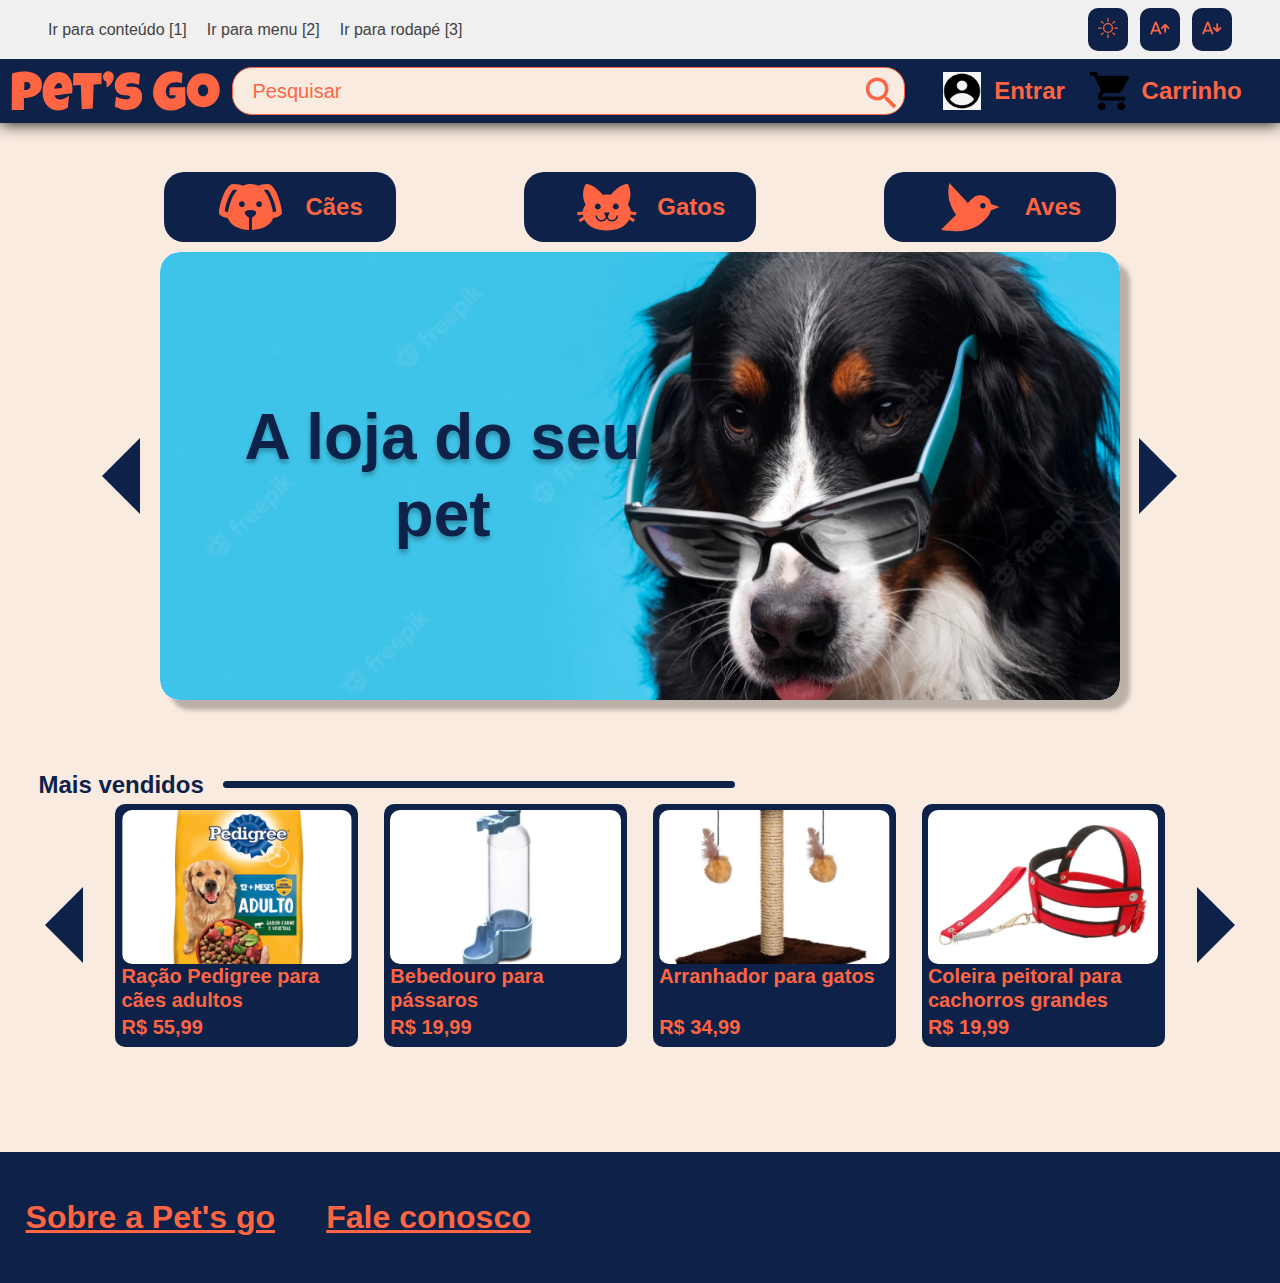
<file: index.html>
<!DOCTYPE html>
<html lang="pt-br">
  <head>
    <meta charset="UTF-8" />
    <meta http-equiv="X-UA-Compatible" content="IE=edge" />
    <meta name="viewport" content="width=device-width, initial-scale=1.0" />
    <link rel="stylesheet" href="./css/main.css" />
    <title>Pet Shop: Pet's Go, a loja do seu pet</title>
  </head>
  <body>
    <header class="header">
      <div class="top-bar">
        <div>
          <nav>
            <ul class="keyboard-nav">
              <li>
                <a
                  class="nav-link"
                  title="Ir para conteúdo [1]"
                  href="#main"
                  accesskey="1"
                  >Ir para conteúdo [1]</a
                >
              </li>
              <li>
                <a
                  class="nav-link"
                  title="Ir para menu [2]"
                  href="#navbar"
                  accesskey="2"
                  >Ir para menu [2]</a
                >
              </li>
              <li>
                <a
                  class="nav-link"
                  title="Ir para rodapé [3]"
                  href="#footer"
                  accesskey="3"
                  >Ir para rodapé [3]</a
                >
              </li>
            </ul>
          </nav>
        </div>
        <div>
          <div class="font-size-adjustment">
            <button id="contrast-button">
              <img
                src="img/sun.svg"
                alt="Sol não preenchido"
                height="20px"
                width="20px"
              />
            </button>
            <button id="font-size-increase">
              <img
                src="img/font-size-increase.svg"
                alt="Letra A maiúscula ao lado de seta para cima"
                height="20px"
                width="20px"
              />
            </button>
            <button id="font-size-decrease">
              <img
                src="img/font-size-decrease.svg"
                alt="Letra A maiúscula ao lado de seta para baixo"
                height="20px"
                width="20px"
              />
            </button>
          </div>
        </div>
      </div>
      <div class="nav-bar">
        <div class="logo">
          <img src="img/logo.svg" alt="Logo da Pet's Go" />
        </div>

        <div class="search-bar">
          <input type="text" placeholder="Pesquisar" class="font-size" />
          <button type="submit">
            <img src="img/magnifying-glass.svg" alt="Ícone de uma luneta" />
          </button>
        </div>

        <ul class="header-functions">
          <li>
            <button type="button" class="font-size">
              <img
                src="img/login.png"
                alt="Ícone de silhueta de uma pessoa"
                width="50px"
              />
              <p>Entrar</p>
            </button>
          </li>
          <li>
            <button type="button" class="font-size">
              <img src="img/cart.png" alt="Ícone de um carrinho" width="50px" />
              <p>Carrinho</p>
            </button>
          </li>
        </ul>
      </div>
    </header>

    <nav id="navbar" class="product-categories">
      <ul class="dropdown-list">
        <li
          id="dogs"
          class="dropdown-button font-size"
          tabindex="0"
          role="button"
          aria-pressed="false"
          aria-expanded="false"
        >
          <img src="img/dog.svg" alt="Ícone de rosto de um cachorro" />
          Cães
          <div id="dogs-dropdown" class="dropdown-menu" aria-hidden="true">
            <div class="arrow"></div>
            <ul class="dropdown-content font-size">
              <a tabindex="0">Petisco</a>
              <a tabindex="0">Brinquedo</a>
              <a tabindex="0">Ração</a>
              <a tabindex="0">Higiene</a>
              <a tabindex="0">Ambiente</a>
              <a tabindex="0">Acessório</a>
            </ul>
          </div>
        </li>
        <li
          id="cats"
          class="dropdown-button font-size"
          tabindex="0"
          role="button"
          aria-pressed="false"
          aria-expanded="false"
        >
          <img src="img/cat.svg" alt="Ícone de rosto de um gato" />
          Gatos
          <div id="cats-dropdown" class="dropdown-menu" aria-hidden="true">
            <div class="arrow"></div>
            <ul class="dropdown-content font-size">
              <a tabindex="0">Ração</a>
              <a tabindex="0">Petiscos</a>
              <a tabindex="0">Areias</a>
              <a tabindex="0">Arranhadores</a>
            </ul>
          </div>
        </li>
        <li
          id="birds"
          class="dropdown-button font-size"
          tabindex="0"
          role="button"
          aria-pressed="false"
          aria-expanded="false"
        >
          <img src="img/bird.svg" alt="Ícone de uma ave em perfil" />
          Aves
          <div id="birds-dropdown" class="dropdown-menu" aria-hidden="true">
            <div class="arrow"></div>
            <ul class="dropdown-content font-size">
              <a tabindex="0">Alimentação</a>
              <a tabindex="0">Gaiolas</a>
              <a tabindex="0">Brinquedos</a>
            </ul>
          </div>
        </li>
      </ul>
    </nav>

    <main id="main">
      <div id="presentation">
        <div id="presentation-left-arrow" class="arrow-button">
          <div class="arrow left" tabindex="0" role="button"></div>
        </div>
        <div id="presentation-content">
          <img
            src="img/banner-dog.png"
            alt="Imagem de um cachorro usando óculos"
            id="banner"
          />
          <p id="banner-text">
            A loja do seu<br />
            pet
          </p>
        </div>
        <div id="presentation-right-arrow" class="arrow-button">
          <div class="arrow right" tabindex="0" role="button"></div>
        </div>
      </div>
      <div id="carousel-title" class="font-size">
        Mais vendidos
        <div class="rounded-bar"></div>
      </div>
      <div id="carousel">
        <div id="carousel-left-arrow" class="arrow-button">
          <div class="arrow left" tabindex="0" role="button"></div>
        </div>
        <div id="carousel-content-wrapper">
          <div id="carousel-content">
            <a class="product-item" href="produto/racao-pedigree.html">
              <img
                src="img/dog-food.png"
                alt="Imagem de um pacote de ração de cachorro"
              />
              <p class="product-text font-size">
                Ração Pedigree para cães adultos
              </p>
              <p class="product-text font-size">R$ 55,99</p>
            </a>
            <div class="product-item" href="produto/racao-pedigree.html">
              <img
                src="img/bird-waterer.png"
                alt="Imagem de um bebedouro para pássaros azul claro"
              />
              <p class="product-text font-size">Bebedouro para pássaros</p>
              <p class="product-text font-size">R$ 19,99</p>
            </div>
            <div class="product-item" href="produto/racao-pedigree.html">
              <img
                src="img/cat-scratcher.png"
                alt="Imagem de um arranhador para gatos com bolas e penas"
              />
              <p class="product-text font-size">Arranhador para gatos</p>
              <p class="product-text font-size">R$ 34,99</p>
            </div>
            <div class="product-item" href="produto/racao-pedigree.html">
              <img
                src="img/dog-leash.png"
                alt="Imagem de uma coleira de cachorro de couro vermelho"
              />
              <p class="product-text font-size">
                Coleira peitoral para cachorros grandes
              </p>
              <p class="product-text font-size">R$ 19,99</p>
            </div>
            <div class="product-item" href="produto/racao-pedigree.html">
              <img
                src="img/bird-cage.png"
                alt="Imagem de uma gaiola para pássaros azul"
              />
              <p class="product-text font-size">Gaiola para calopsitas</p>
              <p class="product-text font-size">R$ 178,40</p>
            </div>
            <div class="product-item" href="produto/racao-pedigree.html">
              <img
                src="img/cat-food.png"
                alt="Imagem de um pacote de ração de gato"
              />
              <p class="product-text font-size">Ração para gatos castrados</p>
              <p class="product-text font-size">R$ 179,99</p>
            </div>
            <div class="product-item" href="produto/racao-pedigree.html">
              <img
                src="img/dog-ball.png"
                alt="Imagem de bolas coloridas para cachorro"
              />
              <p class="product-text font-size">Bola para cachorro</p>
              <p class="product-text font-size">R$ 5,99</p>
            </div>
            <div class="product-item-see-more">
              <div id="see-more">
                <img src="img/plus-sign.svg" alt="Sinal de mais" />
                <p class="font-size">Ver mais</p>
              </div>
            </div>
          </div>
        </div>
        <div id="carousel-right-arrow" class="arrow-button">
          <div class="arrow right" tabindex="0" role="button"></div>
        </div>
      </div>
    </main>

    <footer id="footer">
      <div id="about-us">
        <a class="font-size" tabindex="0">Sobre a Pet's go</a>
      </div>
      <div id="contact-us">
        <a class="font-size" tabindex="0">Fale conosco</a>
      </div>
    </footer>

    <script src="app.js"></script>
    <script src="fontSizeAdjustment.js"></script>
    <script src="contrast.js"></script>

    <div vw class="enabled">
      <div vw-access-button class="active"></div>
      <div vw-plugin-wrapper>
        <div class="vw-plugin-top-wrapper"></div>
      </div>
    </div>
    <script src="https://vlibras.gov.br/app/vlibras-plugin.js"></script>
    <script>
      new window.VLibras.Widget("https://vlibras.gov.br/app");
    </script>
  </body>
</html>
</file>
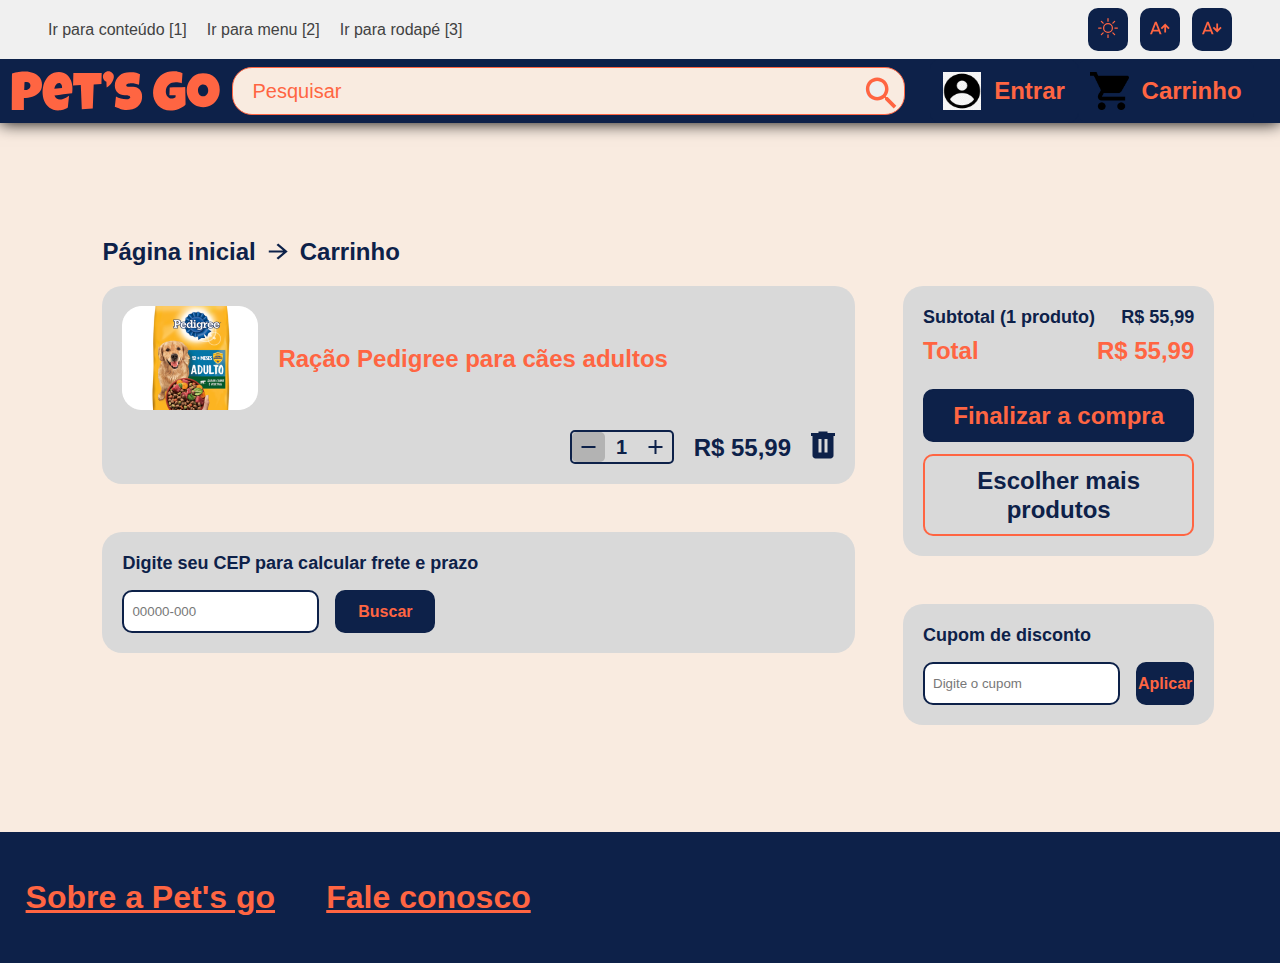
<file: cart.html>
<!DOCTYPE html>
<html lang="pt-br">
  <head>
    <meta charset="UTF-8" />
    <meta http-equiv="X-UA-Compatible" content="IE=edge" />
    <meta name="viewport" content="width=device-width, initial-scale=1.0" />
    <link rel="stylesheet" href="css/main.css" />
    <link rel="stylesheet" href="css/produto.css" />
    <link rel="stylesheet" href="css/cart.css" />
    <title>Carrinho | Pet's Go</title>
  </head>
  <body>
    <header class="header">
      <div class="top-bar">
        <div>
          <nav>
            <ul class="keyboard-nav">
              <li>
                <a
                  class="nav-link"
                  title="Ir para conteúdo [1]"
                  href="#main"
                  accesskey="1"
                  >Ir para conteúdo [1]</a
                >
              </li>
              <li>
                <a
                  class="nav-link"
                  title="Ir para menu [2]"
                  href="#navbar"
                  accesskey="2"
                  >Ir para menu [2]</a
                >
              </li>
              <li>
                <a
                  class="nav-link"
                  title="Ir para rodapé [3]"
                  href="#footer"
                  accesskey="3"
                  >Ir para rodapé [3]</a
                >
              </li>
            </ul>
          </nav>
        </div>
        <div>
          <div class="font-size-adjustment">
            <button id="contrast-button">
              <img
                src="img/sun.svg"
                alt="Sol não preenchido"
                height="20px"
                width="20px"
              />
            </button>
            <button id="font-size-increase">
              <img
                src="img/font-size-increase.svg"
                alt="Letra A maiúscula ao lado de seta para cima"
                height="20px"
                width="20px"
              />
            </button>
            <button id="font-size-decrease">
              <img
                src="img/font-size-decrease.svg"
                alt="Letra A maiúscula ao lado de seta para baixo"
                height="20px"
                width="20px"
              />
            </button>
          </div>
        </div>
      </div>
      <div class="nav-bar">
        <a class="logo" href="index.html">
          <img src="img/logo.svg" alt="Logo da Pet's Go" />
        </a>

        <div class="search-bar">
          <input type="text" placeholder="Pesquisar" class="font-size" />
          <button type="submit">
            <img src="img/magnifying-glass.svg" alt="Ícone de uma luneta" />
          </button>
        </div>

        <ul class="header-functions">
          <li>
            <button type="button" class="font-size">
              <img
                src="img/login.png"
                alt="Ícone de silhueta de uma pessoa"
                width="50px"
              />
              <p>Entrar</p>
            </button>
          </li>
          <li>
            <button type="button" class="font-size">
              <img src="img/cart.png" alt="Ícone de um carrinho" width="50px" />
              <p>Carrinho</p>
            </button>
          </li>
        </ul>
      </div>
    </header>

    <main id="main">
      <div class="site-map">
        <a class="font-size" href="index.html">Página inicial</a>
        <img src="img/arrow-right.svg" alt="Seta para a esquerda" />
        <a class="font-size" href="#">Carrinho</a>
      </div>

      <div class="content">
        <div>
          <div class="card product">
            <img
              src="img/dog-food-small.png"
              alt="Imagem de um pacote de ração de cachorro"
            />
            <h2 class="font-size">Ração Pedigree para cães adultos</h2>
            <div>
              <div class="plus-minus">
                <button disabled>
                  <img src="img/minus.svg" alt="Sinal de menos" />
                </button>
                <input
                  class="font-size"
                  type="number"
                  value="1"
                  min="1"
                  placeholder="#"
                  pattern="[0-9]*"
                  title="Quantidade do produto a ser adicionada ao carrinho"
                />
                <button><img src="img/plus.svg" alt="Sinal de mais" /></button>
              </div>
              <h4 class="font-size">R$ 55,99</h4>
              <button id="delete-button" title="Excluir">
                <img
                  src="img/trash-bin.svg"
                  alt="Ícone de lixeira"
                  width="24px"
                />
              </button>
            </div>
          </div>

          <div class="card look-up shipping">
            <label class="font-size" for="cep">
              Digite seu CEP para calcular frete e prazo
            </label>
            <div>
              <input
                name="cep"
                class="font-size"
                type="text"
                placeholder="00000-000"
                pattern="\d{5}-\d{3}"
              />
              <button class="main-button font-size">Buscar</button>
            </div>
          </div>
        </div>

        <div>
          <div class="card total-price">
            <div id="price-wrapper">
              <div class="price">
                <h4 class="font-size">Subtotal (1 produto)</h4>
                <h4 class="font-size">R$ 55,99</h4>
              </div>
              <div class="price">
                <h2 class="font-size">Total</h2>
                <h2 class="font-size">R$ 55,99</h2>
              </div>
            </div>
            <div class="button-stack">
              <a href="login.html">
                <button class="main-button font-size">
                  Finalizar a compra
                </button>
              </a>
              <a href="index.html">
                <button class="ghost-button font-size">
                  Escolher mais produtos
                </button>
              </a>
            </div>
          </div>

          <div class="card look-up discount">
            <label class="font-size" for="coupon">Cupom de disconto</label>
            <div>
              <input
                name="coupon"
                class="font-size"
                type="text"
                placeholder="Digite o cupom"
              />
              <button class="main-button font-size">Aplicar</button>
            </div>
          </div>
        </div>
      </div>
    </main>

    <footer id="footer">
      <div id="about-us">
        <a class="font-size" tabindex="0">Sobre a Pet's go</a>
      </div>
      <div id="contact-us">
        <a class="font-size" tabindex="0">Fale conosco</a>
      </div>
    </footer>
    
    <script src="increaseProductCount.js"></script>
    <script src="fontSizeAdjustment.js"></script>
    <script src="contrast.js"></script>

    <div vw class="enabled">
      <div vw-access-button class="active"></div>
      <div vw-plugin-wrapper>
        <div class="vw-plugin-top-wrapper"></div>
      </div>
    </div>
    <script src="https://vlibras.gov.br/app/vlibras-plugin.js"></script>
    <script>
      new window.VLibras.Widget("https://vlibras.gov.br/app");
    </script>
  </body>
</html>
</file>
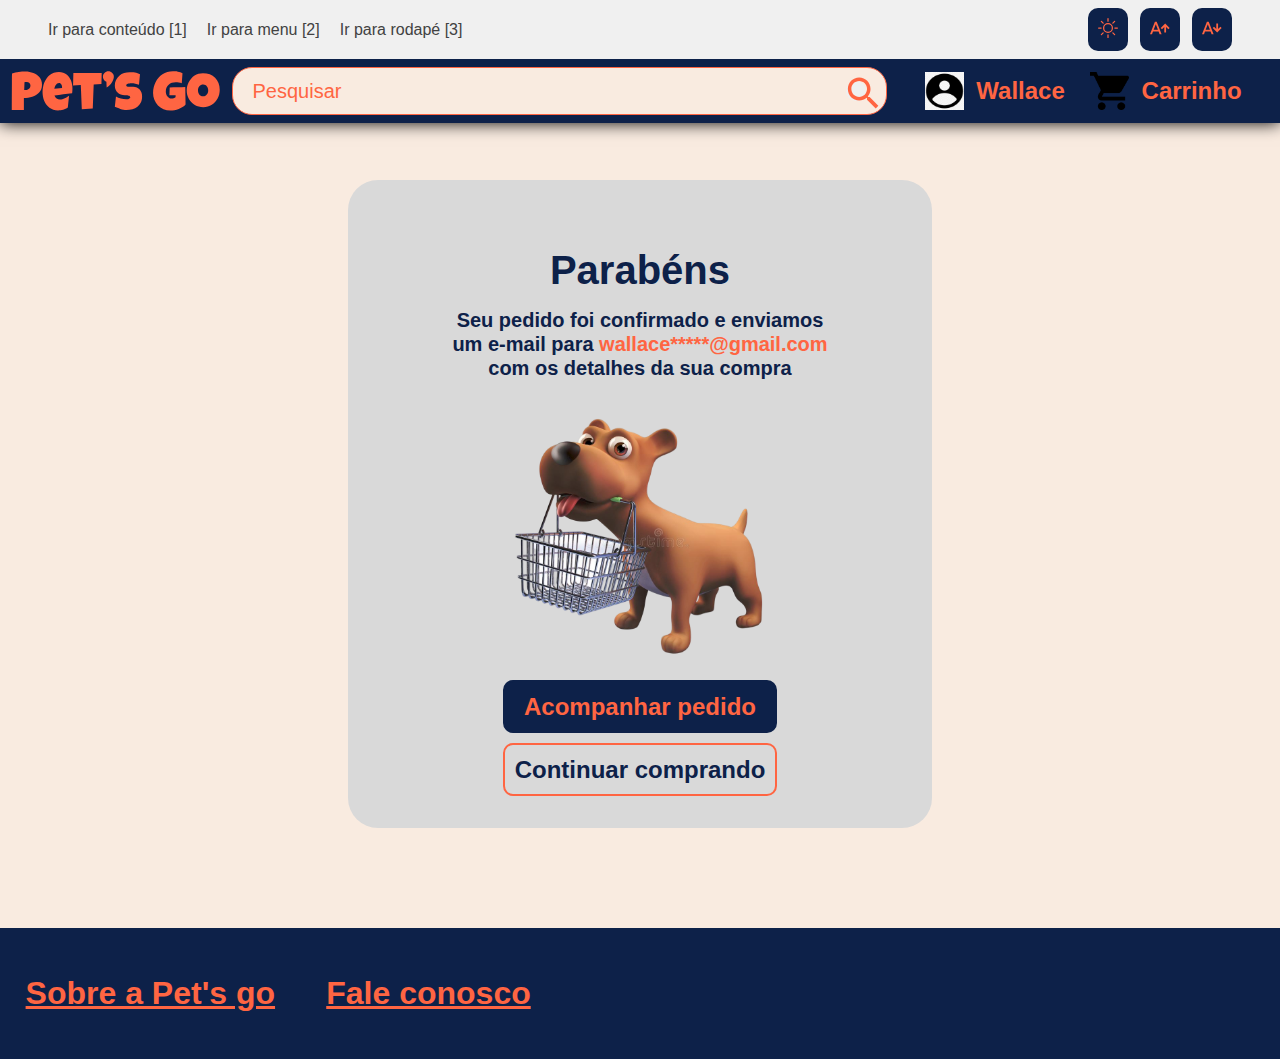
<file: finishedOrder.html>
<!DOCTYPE html>
<html lang="pt-br">
  <head>
    <meta charset="UTF-8" />
    <meta http-equiv="X-UA-Compatible" content="IE=edge" />
    <meta name="viewport" content="width=device-width, initial-scale=1.0" />
    <link rel="stylesheet" href="./css/main.css" />
    <link rel="stylesheet" href="css/finishedOrder.css" />

    <title>Pedido finalizado | Pet's Go</title>
  </head>
  <body>
    <header class="header">
      <div class="top-bar">
        <div>
          <nav>
            <ul class="keyboard-nav">
              <li>
                <a
                  class="nav-link"
                  title="Ir para conteúdo [1]"
                  href="#main"
                  accesskey="1"
                  >Ir para conteúdo [1]</a
                >
              </li>
              <li>
                <a
                  class="nav-link"
                  title="Ir para menu [2]"
                  href="#navbar"
                  accesskey="2"
                  >Ir para menu [2]</a
                >
              </li>
              <li>
                <a
                  class="nav-link"
                  title="Ir para rodapé [3]"
                  href="#footer"
                  accesskey="3"
                  >Ir para rodapé [3]</a
                >
              </li>
            </ul>
          </nav>
        </div>
        <div>
          <div class="font-size-adjustment">
            <button id="contrast-button">
              <img
                src="img/sun.svg"
                alt="Sol não preenchido"
                height="20px"
                width="20px"
              />
            </button>
            <button id="font-size-increase">
              <img
                src="img/font-size-increase.svg"
                alt="Letra A maiúscula ao lado de seta para cima"
                height="20px"
                width="20px"
              />
            </button>
            <button id="font-size-decrease">
              <img
                src="img/font-size-decrease.svg"
                alt="Letra A maiúscula ao lado de seta para baixo"
                height="20px"
                width="20px"
              />
            </button>
          </div>
        </div>
      </div>
      <div class="nav-bar">
        <a class="logo" href="index.html">
          <img src="img/logo.svg" alt="Logo da Pet's Go" />
        </a>

        <div class="search-bar">
          <input type="text" placeholder="Pesquisar" class="font-size" />
          <button type="submit">
            <img src="img/magnifying-glass.svg" alt="Ícone de uma luneta" />
          </button>
        </div>

        <ul class="header-functions">
          <li>
            <button type="button" class="font-size">
              <img
                src="img/login.png"
                alt="Ícone de silhueta de uma pessoa"
                width="50px"
              />
              <p class="font-size">Wallace</p>
            </button>
          </li>
          <li>
            <button type="button" class="font-size">
              <img src="img/cart.png" alt="Ícone de um carrinho" width="50px" />
              <p class="font-size">Carrinho</p>
            </button>
          </li>
        </ul>
      </div>
    </header>

    <main id="main">
      <div class="order">
        <p class="font-size" id="title">Parabéns</p>
        <div class="description font-size">
          Seu pedido foi confirmado e enviamos um e-mail para
          <font color="#FF6542">wallace*****@gmail.com</font> com os detalhes da
          sua compra
        </div>
        <img
          src="img/finishedOrder.png"
          alt="Imagem de um cachorro segurando uma cesta de compras com a boca"
          id="finishedOrder"
        />
        <div class="card-buttons">
          <button class="main-button font-size">Acompanhar pedido</button>
          <a href="index.html">
            <button class="ghost-button font-size">Continuar comprando</button>
          </a>
        </div>
      </div>
    </main>

    <footer id="footer">
      <div id="about-us">
        <a class="font-size" tabindex="0">Sobre a Pet's go</a>
      </div>
      <div id="contact-us">
        <a class="font-size" tabindex="0">Fale conosco</a>
      </div>
    </footer>

    <script src="fontSizeAdjustment.js"></script>
    <script src="contrast.js"></script>

    <div vw class="enabled">
      <div vw-access-button class="active"></div>
      <div vw-plugin-wrapper>
        <div class="vw-plugin-top-wrapper"></div>
      </div>
    </div>
    <script src="https://vlibras.gov.br/app/vlibras-plugin.js"></script>
    <script>
      new window.VLibras.Widget("https://vlibras.gov.br/app");
    </script>
  </body>
</html>
</file>
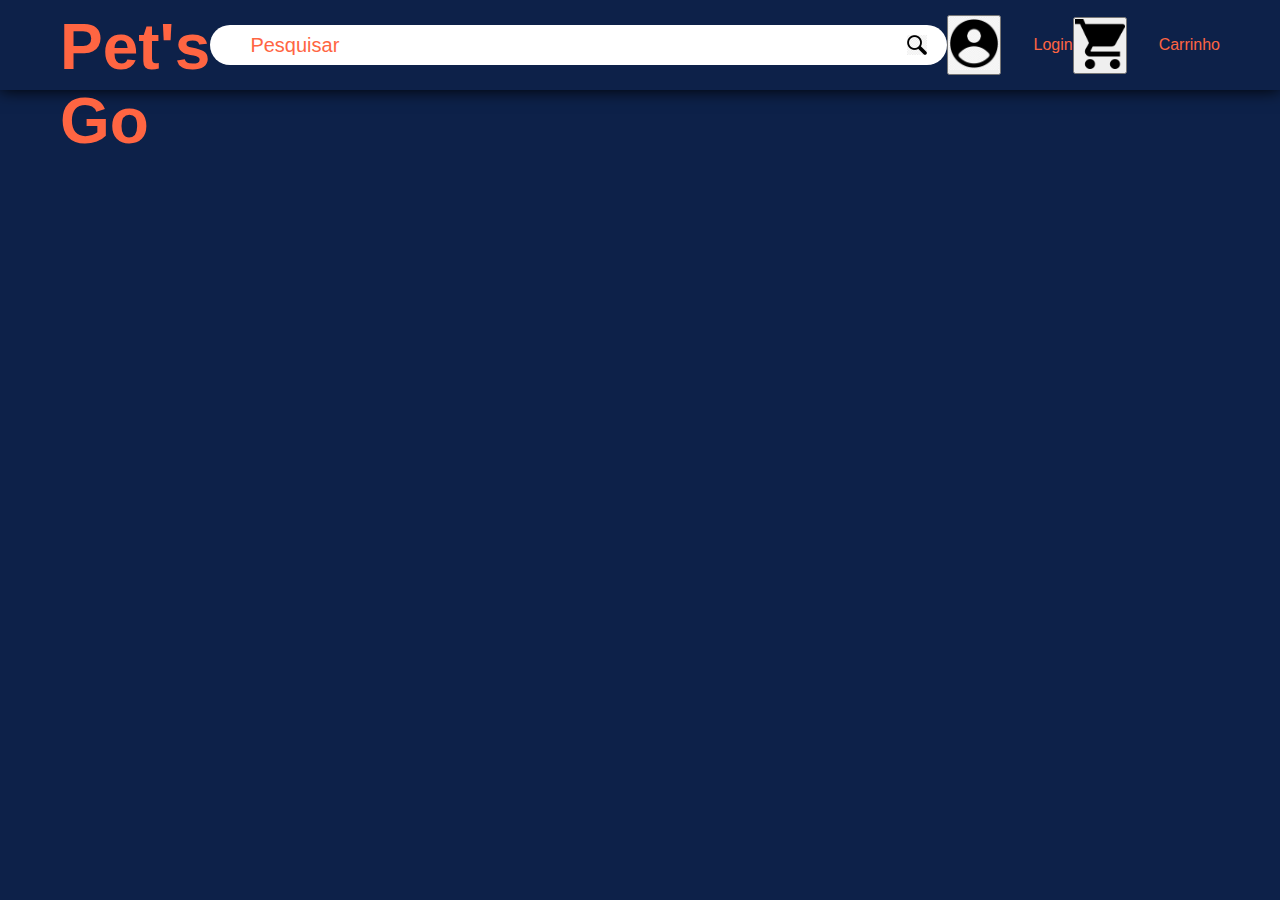
<file: home.html>
<!DOCTYPE html>
<html lang="en">
<head>
    <meta charset="UTF-8">
    <meta http-equiv="X-UA-Compatible" content="IE=edge">
    <meta name="viewport" content="width=device-width, initial-scale=1.0">
    <link rel="stylesheet" href="stylesheet.css">
    <title>Document</title>
</head>
<body>
    <header>
        <div class="logo">Pet's Go</div>

        <div class="search-bar">
            <input type="text" placeholder="Pesquisar">
            <button type="submit"><img src="img/search.png" width="20px"></button>
        </div>
        

        <ul class="header-functions">
            <button type="submit"><img src="img/login.jpg" width="50px"></button>
            <li>Login</li>
            <button type="submit"><img src="img/cart.png" width="50px"></button>
            <li>Carrinho</li>
        </ul> 
    </header>
</body>
</html>
</file>
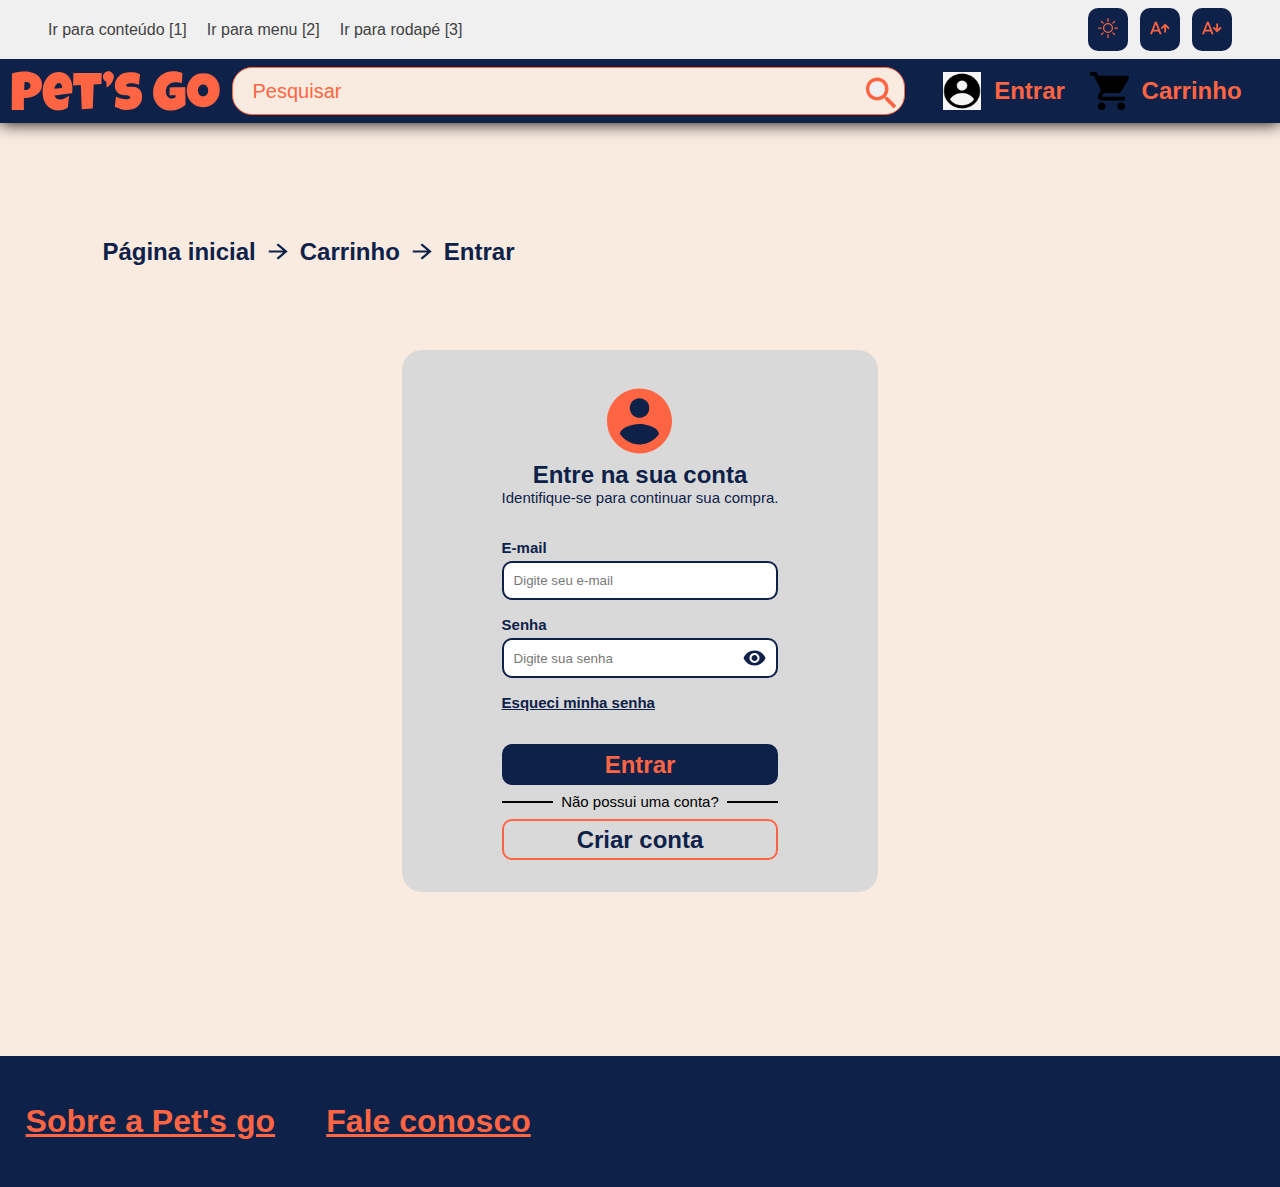
<file: login.html>
<!DOCTYPE html>
<html lang="pt-br">
  <head>
    <meta charset="UTF-8" />
    <meta http-equiv="X-UA-Compatible" content="IE=edge" />
    <meta name="viewport" content="width=device-width, initial-scale=1.0" />
    <link rel="stylesheet" href="./css/main.css" />
    <link rel="stylesheet" href="css/produto.css" />
    <link rel="stylesheet" href="css/login.css" />
    <title>Login | Pet's Go</title>
  </head>
  <body>
    <header class="header">
      <div class="top-bar">
        <div>
          <nav>
            <ul class="keyboard-nav">
              <li>
                <a
                  class="nav-link"
                  title="Ir para conteúdo [1]"
                  href="#main"
                  accesskey="1"
                  >Ir para conteúdo [1]</a
                >
              </li>
              <li>
                <a
                  class="nav-link"
                  title="Ir para menu [2]"
                  href="#navbar"
                  accesskey="2"
                  >Ir para menu [2]</a
                >
              </li>
              <li>
                <a
                  class="nav-link"
                  title="Ir para rodapé [3]"
                  href="#footer"
                  accesskey="3"
                  >Ir para rodapé [3]</a
                >
              </li>
            </ul>
          </nav>
        </div>
        <div>
          <div class="font-size-adjustment">
            <button id="contrast-button">
              <img
                src="img/sun.svg"
                alt="Sol não preenchido"
                height="20px"
                width="20px"
              />
            </button>
            <button id="font-size-increase">
              <img
                src="img/font-size-increase.svg"
                alt="Letra A maiúscula ao lado de seta para cima"
                height="20px"
                width="20px"
              />
            </button>
            <button id="font-size-decrease">
              <img
                src="img/font-size-decrease.svg"
                alt="Letra A maiúscula ao lado de seta para baixo"
                height="20px"
                width="20px"
              />
            </button>
          </div>
        </div>
      </div>
      <div class="nav-bar">
        <a class="logo" href="index.html">
          <img src="img/logo.svg" alt="Logo da Pet's Go" />
        </a>

        <div class="search-bar">
          <input type="text" placeholder="Pesquisar" class="font-size" />
          <button type="submit">
            <img src="img/magnifying-glass.svg" alt="Ícone de uma luneta" />
          </button>
        </div>

        <ul class="header-functions">
          <li>
            <button type="button" class="font-size">
              <img
                src="img/login.png"
                alt="Ícone de silhueta de uma pessoa"
                width="50px"
              />
              <p>Entrar</p>
            </button>
          </li>
          <li>
            <button type="button" class="font-size">
              <img src="img/cart.png" alt="Ícone de um carrinho" width="50px" />
              <p>Carrinho</p>
            </button>
          </li>
        </ul>
      </div>
    </header>

    <main id="main">
      <div class="site-map">
        <a class="font-size" href="index.html">Página inicial</a>
        <img src="img/arrow-right.svg" alt="Seta para a esquerda" />
        <a class="font-size" href="cart.html">Carrinho</a>
        <img src="img/arrow-right.svg" alt="Seta para a esquerda" />
        <a class="font-size" href="#">Entrar</a>
      </div>

      <div class="card">
        <div class="card-header">
          <img src="img/login.svg" alt="Silhueta de uma pessoa" />
          <h2 class="font-size">Entre na sua conta</h2>
          <h4 class="font-size">Identifique-se para continuar sua compra.</h4>
        </div>

        <div class="fields">
          <div class="field">
            <label class="font-size" for="email">E-mail</label>
            <input
              class="font-size"
              type="email"
              name="email"
              id="email"
              placeholder="Digite seu e-mail"
            />
          </div>

          <div class="field">
            <label class="font-size" for="password">Senha</label>
            <div class="password-field">
              <input
                class="font-size"
                type="password"
                name="password"
                id="password"
                placeholder="Digite sua senha"
              />
              <button>
                <img src="img/eye.svg" alt="Olho aberto" />
              </button>
            </div>
          </div>

          <a class="font-size" href="#">Esqueci minha senha</a>
        </div>

        <div class="card-buttons">
          <a href="payment.html">
            <button class="main-button font-size">Entrar</button>
          </a>
          <div id="line">
            <span class="font-size">Não possui uma conta?</span>
          </div>
          <button class="ghost-button font-size">Criar conta</button>
        </div>
      </div>
    </main>

    <footer id="footer">
      <div id="about-us">
        <a class="font-size" tabindex="0">Sobre a Pet's go</a>
      </div>
      <div id="contact-us">
        <a class="font-size" tabindex="0">Fale conosco</a>
      </div>
    </footer>

    <script src="fontSizeAdjustment.js"></script>
    <script src="contrast.js"></script>

    <div vw class="enabled">
      <div vw-access-button class="active"></div>
      <div vw-plugin-wrapper>
        <div class="vw-plugin-top-wrapper"></div>
      </div>
    </div>
    <script src="https://vlibras.gov.br/app/vlibras-plugin.js"></script>
    <script>
      new window.VLibras.Widget("https://vlibras.gov.br/app");
    </script>
  </body>
</html>
</file>
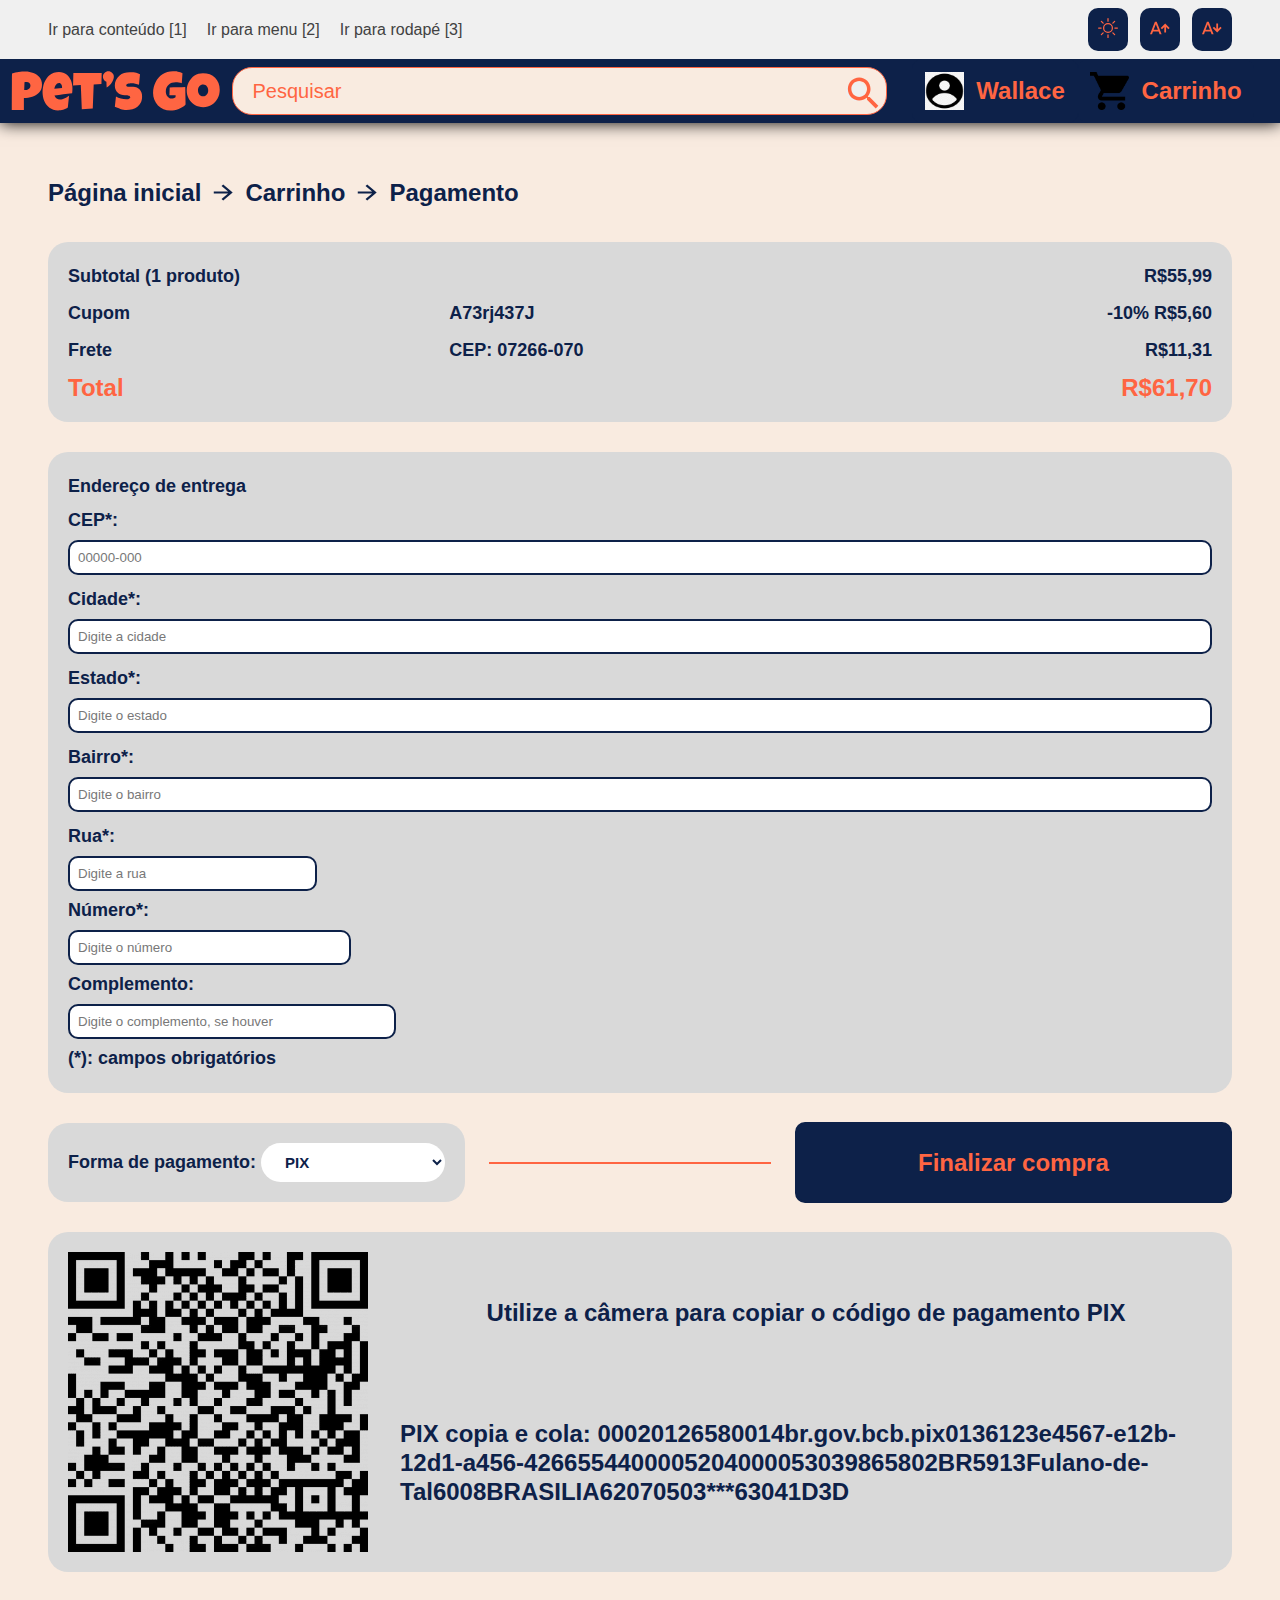
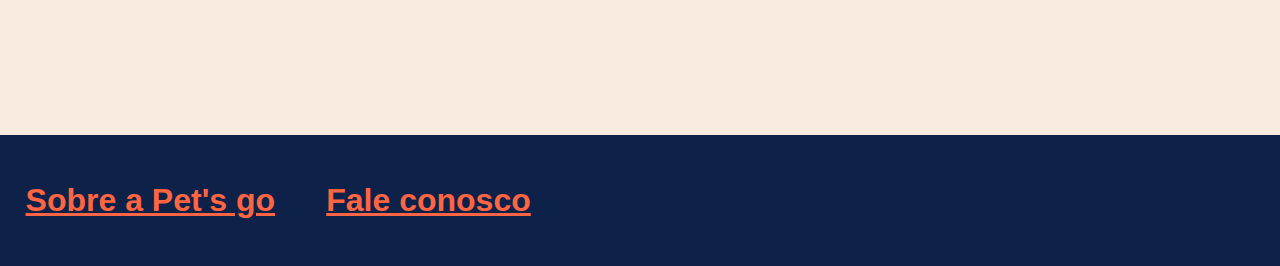
<file: payment.html>
<!DOCTYPE html>
<html lang="pt-br">
  <head>
    <meta charset="UTF-8" />
    <meta http-equiv="X-UA-Compatible" content="IE=edge" />
    <meta name="viewport" content="width=device-width, initial-scale=1.0" />
    <link rel="stylesheet" href="css/main.css" />
    <link rel="stylesheet" href="css/payment.css" />
    <title>Pagamento | Pet's Go</title>
  </head>
  <body>
    <header class="header">
      <div class="top-bar">
        <div>
          <nav>
            <ul class="keyboard-nav">
              <li>
                <a
                  class="nav-link"
                  title="Ir para conteúdo [1]"
                  href="#main"
                  accesskey="1"
                  >Ir para conteúdo [1]</a
                >
              </li>
              <li>
                <a
                  class="nav-link"
                  title="Ir para menu [2]"
                  href="#navbar"
                  accesskey="2"
                  >Ir para menu [2]</a
                >
              </li>
              <li>
                <a
                  class="nav-link"
                  title="Ir para rodapé [3]"
                  href="#footer"
                  accesskey="3"
                  >Ir para rodapé [3]</a
                >
              </li>
            </ul>
          </nav>
        </div>
        <div>
          <div class="font-size-adjustment">
            <button id="contrast-button">
              <img
                src="img/sun.svg"
                alt="Sol não preenchido"
                height="20px"
                width="20px"
              />
            </button>
            <button id="font-size-increase">
              <img
                src="img/font-size-increase.svg"
                alt="Letra A maiúscula ao lado de seta para cima"
                height="20px"
                width="20px"
              />
            </button>
            <button id="font-size-decrease">
              <img
                src="img/font-size-decrease.svg"
                alt="Letra A maiúscula ao lado de seta para baixo"
                height="20px"
                width="20px"
              />
            </button>
          </div>
        </div>
      </div>
      <div class="nav-bar">
        <a class="logo" href="index.html">
          <img src="img/logo.svg" alt="Logo da Pet's Go" />
        </a>

        <div class="search-bar">
          <input type="text" placeholder="Pesquisar" class="font-size" />
          <button type="submit">
            <img src="img/magnifying-glass.svg" alt="Ícone de uma luneta" />
          </button>
        </div>

        <ul class="header-functions">
          <li>
            <button type="button" class="font-size">
              <img
                src="img/login.png"
                alt="Ícone de silhueta de uma pessoa"
                width="50px"
              />
              <p>Wallace</p>
            </button>
          </li>
          <li>
            <button type="button" class="font-size">
              <img src="img/cart.png" alt="Ícone de um carrinho" width="50px" />
              <p>Carrinho</p>
            </button>
          </li>
        </ul>
      </div>
    </header>

    <main id="main">
      <div class="site-map">
        <a class="font-size" href="index.html">Página inicial</a>
        <img src="img/arrow-right.svg" alt="Seta para a esquerda" />
        <a class="font-size" href="cart.html">Carrinho</a>
        <img src="img/arrow-right.svg" alt="Seta para a esquerda" />
        <a class="font-size" href="#">Pagamento</a>
      </div>

      <ul class="card payment-text full-width" id="payment-total">
        <li>
          <h4 class="left-text font-size">Subtotal (1 produto)</h4>
          <h4 class="right-text font-size">R$55,99</h4>
        </li>
        <li>
          <h4 class="left-text font-size">Cupom</h4>
          <h4 class="left-text font-size">A73rj437J</h4>
          <h4 class="right-text font-size">-10% R$5,60</h4>
        </li>
        <li>
          <h4 class="left-text font-size">Frete</h4>
          <h4 class="left-text font-size">CEP: 07266-070</h4>
          <h4 class="right-text font-size">R$11,31</h4>
        </li>
        <li>
          <h2 class="left-text font-size">Total</h2>
          <h2 class="right-text font-size">R$61,70</h2>
        </li>
      </ul>

      <div class="card payment-text full-width">
        <h4 class="font-size">Endereço de entrega</h4>
        <ul class="payment-form">
          <li class="payment-field">
            <label class="font-size" for="cep">CEP*:</label>
            <input
              class="font-size"
              type="text"
              name="cep"
              placeholder="00000-000"
              pattern="\d{5}-\d{3}"
              required
              aria-required="true"
            />
          </li>
          <li class="payment-field">
            <label class="font-size" for="cidade">Cidade*:</label>
            <input
              class="font-size"
              type="text"
              name="cidade"
              placeholder="Digite a cidade"
              required
              aria-required="true"
            />
          </li>
          <li class="payment-field">
            <label class="font-size" for="estado">Estado*:</label>
            <input
              class="font-size"
              type="text"
              name="estado"
              placeholder="Digite o estado"
              required
              aria-required="true"
            />
          </li>
          <li class="payment-field">
            <label class="font-size" for="bairro">Bairro*:</label>
            <input
              class="font-size"
              type="text"
              name="bairro"
              placeholder="Digite o bairro"
              required
              aria-required="true"
            />
          </li>
          <li class="payment-field">
            <div>
              <label class="font-size" for="rua">Rua*:</label>
              <input
                class="font-size"
                type="text"
                name="rua"
                placeholder="Digite a rua"
                required
                aria-required="true"
              />
            </div>
            <div>
              <label class="font-size" for="numero">Número*:</label>
              <input
                class="font-size"
                type="text"
                name="numero"
                placeholder="Digite o número"
                pattern="\d{1-4}"
                required
                aria-required="true"
              />
            </div>
            <div>
              <label class="font-size" for="complemento">Complemento:</label>
              <input
                class="font-size"
                type="text"
                name="complemento"
                placeholder="Digite o complemento, se houver"
                pattern="\d{1-4}"
              />
            </div>
          </li>
        </ul>
        <h4 class="font-size">(*): campos obrigatórios</h4>
      </div>

      <div class="payment-options">
        <div class="card payment-text payment-select">
          <h4 class="font-size">Forma de pagamento:</h4>
          <select class="font-size" name="payment-type" id="payment-type">
            <option value="pix">PIX</option>
            <option value="credit card">Cartão de crédito</option>
          </select>
        </div>
        <div class="separator-line"></div>
        <button
          class="main-button font-size"
          href="login.html"
          onclick="location.href = 'finishedOrder.html';"
        >
          Finalizar compra
        </button>
      </div>
      <div class="card payment-text full-width payment-pix">
        <img src="img/qr-code.svg" alt="Código QR" />
        <div class="payment-pix-text">
          <p class="font-size">
            Utilize a câmera para copiar o código de pagamento PIX
          </p>
          <p class="font-size">
            PIX copia e cola:
            00020126580014br.gov.bcb.pix0136123e4567-e12b-12d1-a456-4266554400005204000053039865802BR5913Fulano-de-Tal6008BRASILIA62070503***63041D3D
          </p>
        </div>
      </div>
    </main>

    <footer id="footer">
      <div id="about-us">
        <a class="font-size" tabindex="0">Sobre a Pet's go</a>
      </div>
      <div id="contact-us">
        <a class="font-size" tabindex="0">Fale conosco</a>
      </div>
    </footer>

    <script src="fontSizeAdjustment.js"></script>
    <script src="contrast.js"></script>

    <div vw class="enabled">
      <div vw-access-button class="active"></div>
      <div vw-plugin-wrapper>
        <div class="vw-plugin-top-wrapper"></div>
      </div>
    </div>
    <script src="https://vlibras.gov.br/app/vlibras-plugin.js"></script>
    <script>
      new window.VLibras.Widget("https://vlibras.gov.br/app");
    </script>
  </body>
</html>
</file>
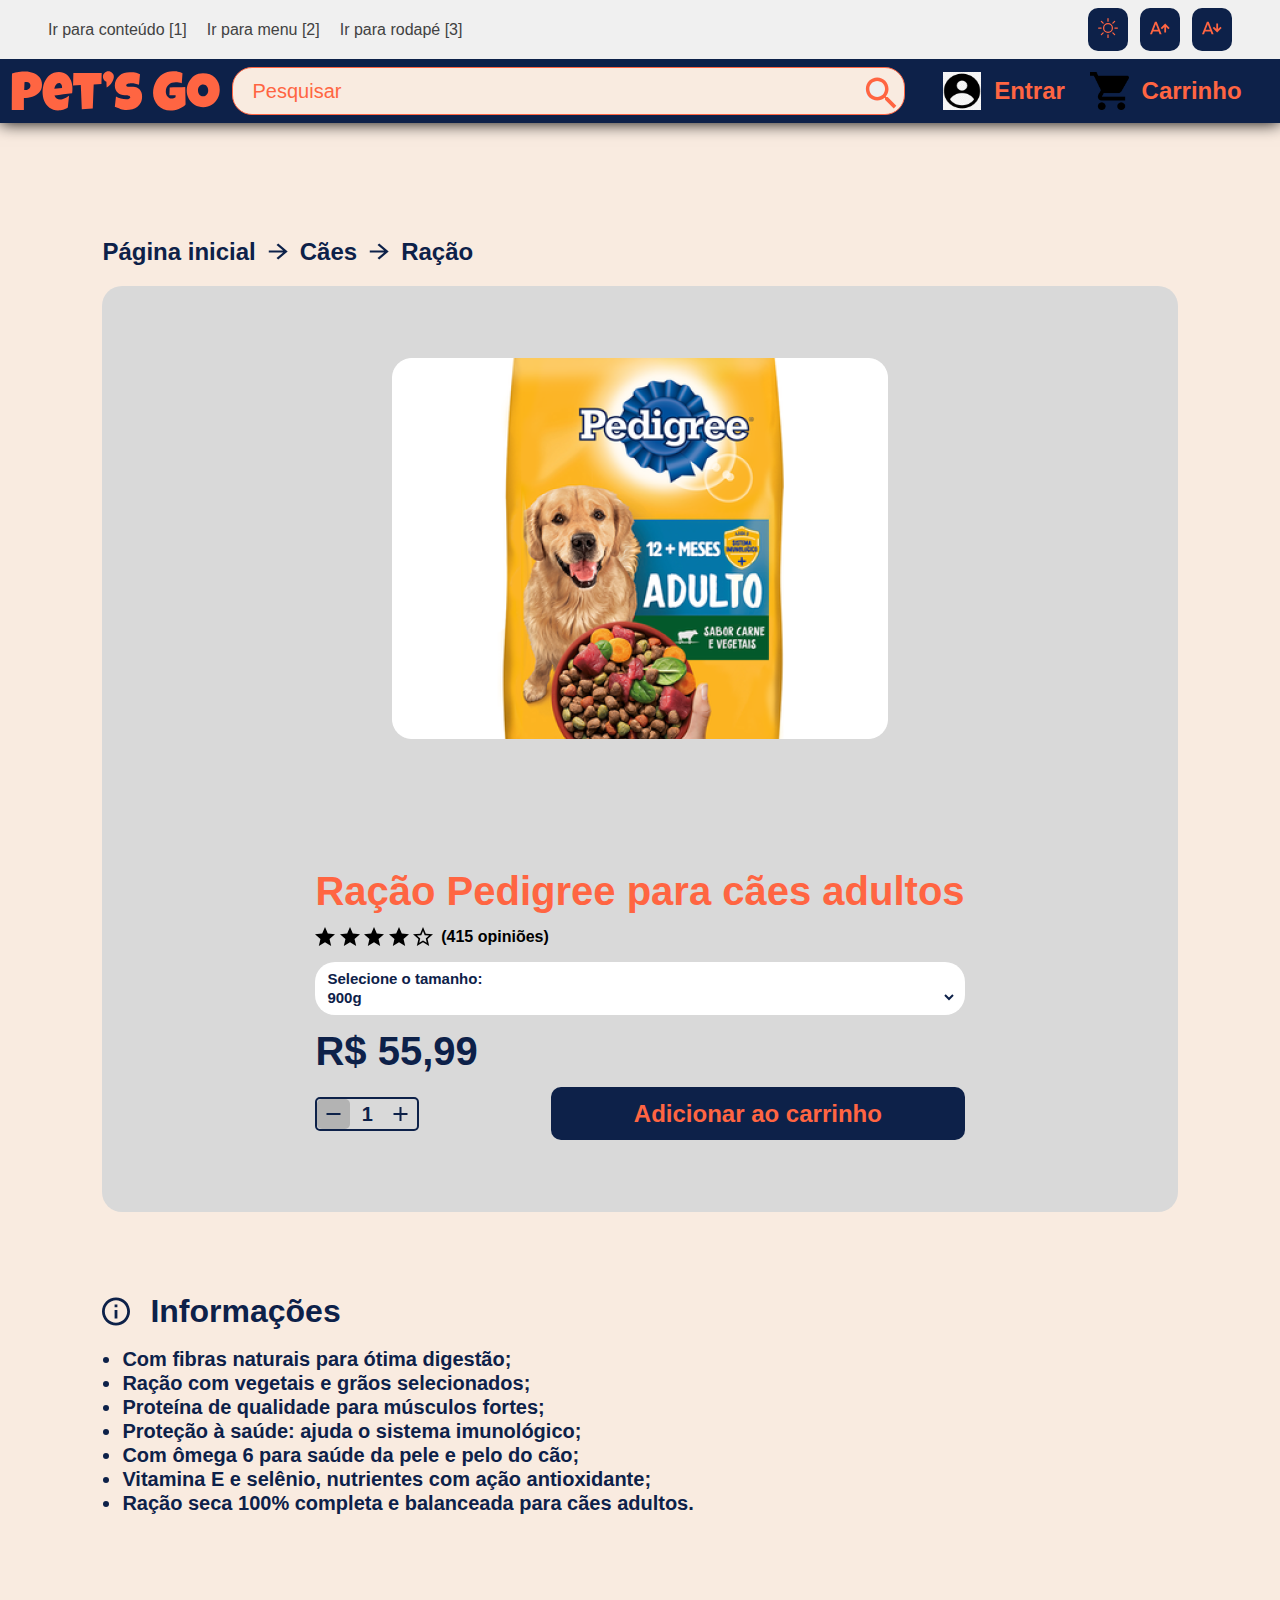
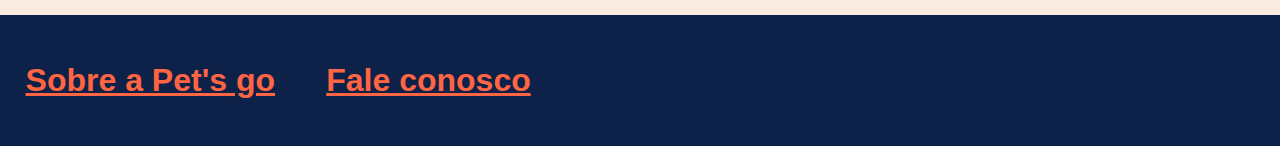
<file: produto/racao-pedigree.html>
<!DOCTYPE html>
<html lang="pt-br">
  <head>
    <meta charset="UTF-8" />
    <meta http-equiv="X-UA-Compatible" content="IE=edge" />
    <meta name="viewport" content="width=device-width, initial-scale=1.0" />
    <link rel="stylesheet" href="../css/main.css" />
    <link rel="stylesheet" href="../css/produto.css" />
    <title>Ração Pedigree para cães adultos | Pet's Go</title>
  </head>
  <body>
    <header class="header">
      <div class="top-bar">
        <div>
          <nav>
            <ul class="keyboard-nav">
              <li>
                <a
                  class="nav-link"
                  title="Ir para conteúdo [1]"
                  href="#main"
                  accesskey="1"
                  >Ir para conteúdo [1]</a
                >
              </li>
              <li>
                <a
                  class="nav-link"
                  title="Ir para menu [2]"
                  href="#navbar"
                  accesskey="2"
                  >Ir para menu [2]</a
                >
              </li>
              <li>
                <a
                  class="nav-link"
                  title="Ir para rodapé [3]"
                  href="#footer"
                  accesskey="3"
                  >Ir para rodapé [3]</a
                >
              </li>
            </ul>
          </nav>
        </div>
        <div>
          <div class="font-size-adjustment">
            <button id="contrast-button">
              <img
                src="../img/sun.svg"
                alt="Sol não preenchido"
                height="20px"
                width="20px"
              />
            </button>
            <button id="font-size-increase">
              <img
                src="../img/font-size-increase.svg"
                alt="Letra A maiúscula ao lado de seta para cima"
                height="20px"
                width="20px"
              />
            </button>
            <button id="font-size-decrease">
              <img
                src="../img/font-size-decrease.svg"
                alt="Letra A maiúscula ao lado de seta para baixo"
                height="20px"
                width="20px"
              />
            </button>
          </div>
        </div>
      </div>
      <div class="nav-bar">
        <a class="logo" href="../index.html">
          <img src="../img/logo.svg" alt="Logo da Pet's Go" />
        </a>

        <div class="search-bar">
          <input type="text" placeholder="Pesquisar" class="font-size" />
          <button type="submit">
            <img src="../img/magnifying-glass.svg" alt="Ícone de uma luneta" />
          </button>
        </div>

        <ul class="header-functions">
          <li>
            <button type="button" class="font-size">
              <img
                src="../img/login.png"
                alt="Ícone de silhueta de uma pessoa"
                width="50px"
              />
              <p>Entrar</p>
            </button>
          </li>
          <li>
            <button type="button" class="font-size">
              <img
                src="../img/cart.png"
                alt="Ícone de um carrinho"
                width="50px"
              />
              <p>Carrinho</p>
            </button>
          </li>
        </ul>
      </div>
    </header>

    <main id="main">
      <div class="site-map">
        <a class="font-size" href="../index.html">Página inicial</a>
        <img src="../img/arrow-right.svg" alt="Seta para a esquerda" />
        <a class="font-size" href="#">Cães</a>
        <img src="../img/arrow-right.svg" alt="Seta para a esquerda" />
        <a class="font-size" href="#">Ração</a>
      </div>

      <div class="container">
        <img
          src="../img/dog-food-large.png"
          alt="Imagem de um pacote de ração de cachorro"
          class="product-image"
        />
        <div class="content">
          <h1 class="font-size">Ração Pedigree para cães adultos</h1>
          <div class="client-rating">
            <div>
              <img src="../img/star.svg" alt="Estrela" />
              <img src="../img/star.svg" alt="Estrela" />
              <img src="../img/star.svg" alt="Estrela" />
              <img src="../img/star.svg" alt="Estrela" />
              <img src="../img/star-hollow.svg" alt="Estrela contornada" />
            </div>
            <p class="font-size">(415 opiniões)</p>
          </div>
          <div class="size-select">
            <label for="size" class="font-size">Selecione o tamanho:</label>
            <select name="size" id="size" class="font-size">
              <option value="900">900g</option>
              <option value="2700">2,7kg</option>
              <option value="10000">10kg</option>
              <option value="15000">15kg</option>
            </select>
          </div>
          <h2 class="font-size">R$ 55,99</h2>
          <div class="button-stack">
            <div class="plus-minus">
              <button disabled aria-disabled="true">
                <img src="../img/minus.svg" alt="Sinal de menos" />
              </button>
              <input
                class="font-size"
                type="number"
                value="1"
                min="1"
                placeholder="#"
                pattern="[0-9]*"
                title="Quantidade do produto a ser adicionada ao carrinho"
              />
              <button><img src="../img/plus.svg" alt="Sinal de mais" /></button>
            </div>
            <a id="add-cart" class="font-size" href="../cart.html"
              >Adicionar ao carrinho</a
            >
          </div>
        </div>
      </div>

      <div class="info">
        <div id="info-title">
          <img src="../img/info.svg" alt="Letra I minúscula" />
          <h1 class="font-size">Informações</h1>
        </div>
        <ul>
          <li class="font-size">Com fibras naturais para ótima digestão;</li>
          <li class="font-size">Ração com vegetais e grãos selecionados;</li>
          <li class="font-size">Proteína de qualidade para músculos fortes;</li>
          <li class="font-size">
            Proteção à saúde: ajuda o sistema imunológico;
          </li>
          <li class="font-size">
            Com ômega 6 para saúde da pele e pelo do cão;
          </li>
          <li class="font-size">
            Vitamina E e selênio, nutrientes com ação antioxidante;
          </li>
          <li class="font-size">
            Ração seca 100% completa e balanceada para cães adultos.
          </li>
        </ul>
      </div>
    </main>

    <footer id="footer">
      <div id="about-us">
        <a class="font-size" tabindex="0">Sobre a Pet's go</a>
      </div>
      <div id="contact-us">
        <a class="font-size" tabindex="0">Fale conosco</a>
      </div>
    </footer>
    
    <script src="../increaseProductCount.js"></script>
    <script src="../fontSizeAdjustment.js"></script>
    <script src="../contrast.js"></script>

    <div vw class="enabled">
      <div vw-access-button class="active"></div>
      <div vw-plugin-wrapper>
        <div class="vw-plugin-top-wrapper"></div>
      </div>
    </div>
    <script src="https://vlibras.gov.br/app/vlibras-plugin.js"></script>
    <script>
      new window.VLibras.Widget("https://vlibras.gov.br/app");
    </script>
  </body>
</html>
</file>
<file: css/main.css>
@import url("https://fonts.googleapis.com/css2?family=Comfortaa:wght@300&display=swap");
@import url("https://fonts.googleapis.com/css2?family=Luckiest+Guy&display=swap");

* {
  margin: 0;
  padding: 0;
  transition: font-size 0.25s ease;
}

:root, :root.normal {
  --primary-color: #0d2149;
  --secondary-color: #ff6542;
  --background-color: #f9ebe0;
  --card-color: #d9d9d9;
  --placeholder-color: #787878;
  --disabled-color: #b3b3b3;
  --topbar-color: #f0f0f0;
}

:root.contrast {
  --primary-color: black;
  --secondary-color: #808080;
  --background-color: #f9ebe0;
  --card-color: #d9d9d9;
  --placeholder-color: #787878;
  --disabled-color: #b3b3b3;
  --topbar-color: #f0f0f0;
}

body {
  font-family: "Roboto", sans-serif;
  background-color: var(--background-color);
  width: 100%;
  height: 100%;
}

header {
  height: fit-content;
  width: 100%;
  box-shadow: 0 0 1rem black;
  position: fixed;
  top: 0;
  z-index: 11;
}

li {
  list-style-type: none;
}

::placeholder {
  color: var(--secondary-color);
}

.top-bar {
  padding: 8px 3rem;
  background: var(--topbar-color);

  font-size: 16px;
  font-weight: 500;
  line-height: 21px;

  display: flex;
  justify-content: space-between;
  align-items: center;
}

.keyboard-nav {
  display: flex;
  gap: 20px;
}

.nav-link {
  text-decoration: none;
  color: #424242;

  transition: color 0.15s ease-in-out, background-color 0.15s ease-in-out,
    border-color 0.15s ease-in-out;
}

.nav-link:focus,
.nav-link:hover {
  color: #0a58ca;
  text-decoration: underline;
}

.nav-bar {
  display: flex;
  flex-wrap: wrap;
  justify-content: space-between;
  align-items: center;
  background-color: var(--primary-color);
}

.logo {
  width: fit-content;
  min-width: 60px;
  font-family: "Luckiest Guy", cursive;
  font-style: normal;
  font-size: 64px;
  font-weight: 400;
  line-height: 64px;
  text-align: left;
  text-decoration: none;
  color: var(--secondary-color);
  padding: 0.7rem;

  display: flex;
  align-items: center;
  justify-content: center;
  overflow: hidden;
  flex: 0 0 fit-content;
}

.logo img {
  width: fit-content;
  max-height: 40px;
}

.search-bar {
  width: 30%;
  max-height: 20px;
  color: var(--secondary-color);
  background-color: var(--background-color);
  border: 1px solid var(--secondary-color);
  border-radius: 20px;
  align-self: center;
  flex: 1 1 auto;
  display: flex;
  align-items: center;
  justify-content: center;
  padding: 13px 20px;
  position: relative;
}

.search-bar input {
  background: transparent;
  flex: 1;
  border: 0;
  outline: none;
  font-size: 20px;
  line-height: 24px;
  color: var(--secondary-color);
  width: 100%;
}

.search-bar button {
  /*Letra A maiúscula ao lado de seta para baixo*/

  border: 0;
  border-radius: 50%;
  width: 20px;
  height: 20px;
  cursor: pointer;
}

.search-bar button:hover {
  filter: none;
}

.search-bar img {
  position: absolute;
  bottom: 5px;
  right: 7px;
}

.header-functions {
  flex: 0 0 fit-content;
  display: flex;
  align-items: center;
  margin: 0px 2vw;
  width: fit-content;
}

.header-functions li {
  padding: 0px;
  height: 100%;
}

.header-functions button {
  height: 100%;
  border: none;
  cursor: pointer;
  transition: 0.25s;

  display: flex;
  flex-wrap: wrap;
  align-items: center;
  justify-content: center;
  overflow: hidden;
  padding: 1vw;

  font-family: "Roboto", sans-serif;
  font-size: 24px;
  font-weight: 700;
  line-height: 29px;
  color: var(--secondary-color);
  background-color: var(--primary-color);
}

.header-functions button:hover {
  background-color: #ffffff2d;
}

.header-functions button img {
  margin-right: 1vw;
  width: 3vw;
  height: 3vw;
}

.product-categories {
  margin-top: max(160px, 10vw);
  padding-top: 12px;
  display: flex;
}

.font-size-adjustment {
  flex: 0 0 fit-content;
  display: flex;
  justify-content: center;
  align-items: center;
  gap: 12px;
  right: 1vw;
}

.font-size-adjustment button {
  height: auto;
  width: fit-content;
  border: 0;
  border-radius: 10px;
  background-color: var(--primary-color);
  padding: 10px;
  cursor: pointer;
}

#contrast-button img {
  filter: invert(73%) sepia(61%) saturate(6081%) hue-rotate(332deg) brightness(99%) contrast(104%);
}

.dropdown-list {
  display: flex;
  align-items: center;
  justify-content: center;

  width: 100%;
}

.dropdown-button {
  z-index: 10;
  position: relative;
  display: flex;
  align-items: center;
  justify-content: space-evenly;

  background-color: var(--primary-color);
  padding: 10px;
  margin: 0px 5vw;

  color: var(--secondary-color);
  list-style-type: none;
  cursor: pointer;
  padding-left: 2rem;

  width: 190px;
  height: 50px;
  border-radius: 20px;

  font-size: 24px;
  font-weight: 700;
  overflow: visible;
}

.dropdown-menu {
  position: absolute;
  top: 70px;
  left: -1vw;
  margin: 0px 1vw;
  padding: 0px;
  width: 25vw;
  max-width: 300px;
  display: none;

  cursor: initial;
}

.dropdown-menu .arrow {
  border-left: 1vw solid transparent;
  border-right: 1vw solid transparent;
  border-bottom: 1vw solid var(--primary-color);
  cursor: initial;

  top: 1px;
  left: 15px;
}

.dropdown-content {
  padding: 1vw;
  border-radius: 20px;
  background-color: var(--primary-color);

  width: 100%;
  display: flex;
  flex-wrap: wrap;

  font-size: 20px;
}

.dropdown-content a {
  width: 150px;
  padding: 10px 0px;

  display: flex;
  align-items: center;
  justify-content: center;

  cursor: pointer;
}

#presentation {
  display: flex;
  align-items: center;
  justify-content: center;

  height: 35vw;
  margin: 10px 0px;
}

#presentation-content {
  height: 100%;
  width: 75%;

  border-radius: 20px;
  background-color: white;
  box-shadow: 10px 10px 4px rgba(0, 0, 0, 0.25);

  position: relative;
  overflow: hidden;
}

#banner {
  width: 100%;
  height: 100%;
  object-fit: cover;
  border-radius: 20px;
}

#banner-text {
  font-size: 64px;
  font-weight: 700;
  line-height: 77px;
  color: var(--primary-color);
  text-shadow: 0px 4px 4px rgba(0, 0, 0, 0.25);
  text-align: center;

  position: absolute;
  top: 50%;
  left: 15%;
  transform: translate(-15%, -50%);
}

.arrow-button {
  width: 3vw;
  height: 6vw;
  margin: 1.5vw;
}

.arrow {
  width: 0px;
  height: 0px;
  position: relative;
  top: 1.5vw;
  left: -1.5vw;

  border-left: 3vw solid transparent;
  border-right: 3vw solid transparent;
  border-bottom: 3vw solid var(--primary-color);

  cursor: pointer;
}

.left {
  transform: rotate(-90deg);
  -webkit-transform: rotate(-90deg);
}

.right {
  transform: rotate(90deg);
  -webkit-transform: rotate(90deg);
}

#carousel-title {
  display: inline-flex;
  padding: 0px 3vw;
  align-items: center;
  margin-top: 60px;

  color: var(--primary-color);
  font-size: 24px;
  font-weight: 600;
  line-height: 29px;
}

.rounded-bar {
  width: 40vw;
  height: 7px;
  border-radius: 50px;

  background-color: var(--primary-color);
  margin: 0px 1.5vw;
}

#carousel {
  display: flex;
  align-items: center;
  justify-content: center;

  height: fit-content;
  margin: 5px 0px;
}

#carousel-content {
  height: 100%;

  display: inline-flex;
  align-items: center;
  justify-content: flex-start;
  transition: all 0.8s ease-in-out;
}

#carousel-content-wrapper {
  overflow: hidden;
  width: 84vw;
}

.product-item {
  height: 18vw;
  width: 18vw;
  border-radius: 10px;
  margin: 0px 1vw;

  text-decoration: none;
  background-color: var(--primary-color);
  padding: 0.5vw;

  overflow: hidden;
  overflow-wrap: break-word;
  text-overflow: ellipsis;

  display: flex;
  flex-wrap: wrap;
}

.product-item-see-more {
  height: 18vw;
  width: 18vw;
  border-radius: 10px;
  margin: 0px 1vw;

  text-decoration: none;
  background-color: var(--primary-color);
  padding: 0.5vw;

  overflow-x: hidden;

  display: flex;
  flex-wrap: wrap;
}

.product-text {
  font-size: 20px;
  font-weight: 600;
  line-height: 24px;
  color: var(--secondary-color);
  width: 100%;
  height: 4vw;

  overflow: hidden;
  overflow-wrap: break-word;
}

.product-item img {
  width: 18vw;
  height: 12vw;
  border-radius: 10px;
}

#see-more {
  height: 100%;
  width: 100%;
  background-color: var(--card-color);
  border-radius: 10px;
}

#see-more p {
  color: var(--primary-color);
  font-size: 20px;
  font-weight: 600;
  line-height: 0px;
  text-align: center;

  position: relative;
  top: 40%;
}

#see-more img {
  position: relative;
  top: 50%;
  left: 50%;
  transform: translate(-50%, -50%);
  width: 30%;
}

footer {
  width: 100%;
  height: 131px;
  margin-top: 100px;

  display: inline-flex;
  align-items: center;

  background-color: var(--primary-color);
  color: var(--secondary-color);
  font-size: 32px;
  font-weight: 600;
  line-height: 39px;
}

footer a {
  /*Letra A maiúscula ao lado de seta para baixo*/

  margin: 0px 2vw;
  text-decoration: underline;
  cursor: pointer;
}

@media screen and (max-width: 1150px) {
  .header-functions li p {
    font-size: 0px;
  }

  .product-item {
    height: 24vw;
  }

  .product-text {
    height: 9vw;
  }

  .product-item-see-more {
    height: 24vw;
  }
}

@media screen and (max-width: 780px) {
  .font-size-adjustment {
    gap: 10px;
  }

  .search-bar {
    width: 90%;
    height: 0.7em;
    border-radius: 20px;
  }

  .search-bar img {
    position: absolute;
    bottom: 2px;
    right: 15px;
  }

  .header-functions li {
    padding: 4px 20px;
    height: 70%;
  }

  .header-functions li img {
    width: 40px;
    height: 40px;
  }

  .header {
    height: fit-content;
  }

  .dropdown-list {
    flex-wrap: wrap;
  }

  #banner-text {
    font-size: 22px;
    line-height: 40px;
  }

  .product-categories {
    margin-top: max(250px, 12vw);
  }
}

@media (max-width: 780px) {
  .nav-bar {
    justify-content: center;
  }

  .dropdown-menu {
    position: relative;
    width: 100%;
    min-width: 80vw;
    top: 12px;
  }

  .dropdown-button {
    padding: 10px 8px;
    margin: 6px;
    width: 100%;
    display: flex;
    flex-wrap: wrap;
    height: fit-content;
  }

  .dropdown-content {
    position: relative;
    width: 100%;
    display: flex;
    flex-wrap: wrap;
    font-size: 20px;
  }

  #banner-text {
    font-size: 22px;
    line-height: 40px;
  }

  .product-item {
    height: 42vw;
    width: 30vw;
    border-radius: 10px;
    margin: 0px 1vw;
  }

  .product-item img {
    width: 30vw;
    height: 18vw;
  }

  .product-text {
    font-size: 16px;
    height: 16vw;
  }

  #carousel {
    height: fit-content;
    margin: 5px 0px;
  }

  #carousel-content-wrapper {
    width: 66vw;
  }
  
  #see-more p {
    text-align: center;
  
    position: relative;
    top: 40%;
  }
  
  .product-item-see-more {
    height: 42vw;
    width: 30vw;
    border-radius: 10px;
    margin: 0px 1vw;
  }

  #see-more img {
    position: relative;
    top: 50%;
    left: 50%;
    transform: translate(-50%, -50%);
    width: 30%;
  }
}
</file>
<file: css/produto.css>
main {
  margin-top: calc(25vh + 12px);
  padding: 0 8vw;
  min-height: 55vh;
}

.site-map {
  display: flex;
  gap: 12px;
  margin-bottom: 20px;
  flex-wrap: wrap;
  width: 100%;
}

.site-map a {
  text-decoration: none;
  font-size: 24px;
  font-weight: 700;
  line-height: 29px;
  color: #0d2149;
}

.container {
  padding: 72px 42px;
  border-radius: 20px;
  background-color: #d9d9d9;

  display: flex;
  flex-wrap: wrap;
  gap: 128px;
  justify-content: center;
}

.container h1 {
  font-size: 40px;
  font-weight: 600;
  line-height: 48px;
  color: #ff6542;
}

.container h2 {
  font-size: 40px;
  font-weight: 600;
  line-height: 48px;
  color: #0d2149;
}

.content {
  display: flex;
  flex-direction: column;
  gap: 12px;
}

.client-rating {
  display: flex;
  gap: 8px;
}

.client-rating p {
  font-size: 16px;
  font-weight: 600;
  line-height: 19px;
}

.size-select {
  display: flex;
  flex-direction: column;
  background: #ffffff;
  border-radius: 20px;
  padding: 8px;
  font-size: 15px;
  font-weight: 600;
  line-height: 18px;
  color: #0d2149;
}

.size-select label {
  margin-left: 4px;
}

.size-select select {
  border: 0;
  background-color: transparent;
  font-family: "Roboto", sans-serif;
  font-size: 15px;
  font-weight: 600;
  line-height: 18px;
  color: #0d2149;
}

.button-stack {
  display: flex;
  align-items: center;
  justify-content: space-between;
  gap: 72px;
}

.plus-minus {
  width: 100px;
  height: fit-content;
  display: flex;
  justify-content: space-between;
  border: 2px solid #0d2149;
  border-radius: 5px;
}

.plus-minus button {
  width: 33px;
  display: grid;
  place-items: center;
  background-color: transparent;
  border: 0;
  border-radius: 5px;
  padding: 8px;
  cursor: pointer;
}

.plus-minus button:disabled {
  background: #b3b3b3;
  cursor: not-allowed;
}

.plus-minus input[type="number"] {
  width: 34px;
  font-family: "Roboto", sans-serif;
  font-size: 20px;
  font-weight: 600;
  line-height: 24px;
  color: #0d2149;
  background-color: transparent;
  border: 0;
  text-align: center;
}

.plus-minus input[type="number"]::-webkit-outer-spin-button,
.plus-minus input[type="number"]::-webkit-inner-spin-button {
  -webkit-appearance: none;
  margin: 0;
}

.plus-minus input[type="number"] {
  -moz-appearance: textfield;
}

#add-cart {
  width: 60%;

  font-family: "Roboto", sans-serif;
  font-weight: 700;
  font-size: 24px;
  line-height: 29px;
  text-align: center;
  text-decoration: none;

  color: #ff6542;
  background-color: #0d2149;

  border-radius: 10px;
  padding: 12px;

  transition: all 0.25s ease;
  cursor: pointer;
}

#add-cart:hover {
  filter: opacity(0.8);
}

.info {
  margin-top: 80px;
}

.info h1 {
  font-size: 32px;
  font-weight: 600;
  line-height: 39px;
  color: #0d2149;
}

.info ul {
  display: flex;
  flex-direction: column;
}

.info li {
  list-style-type: disc;
  font-size: 20px;
  font-weight: 600;
  line-height: 24px;
  color: #0d2149;
  cursor: auto;
  padding: 0;
  margin-left: 20px;
}

#info-title {
  display: flex;
  gap: 20px;
  margin-bottom: 16px;
}

@media screen and (max-width: 780px) {
  main {
    margin-top: max(270px, 12vw);
  }

  .container {
    gap: 10px;
    padding: 10px;
  }

  .product-image {
    width: 100%;
  }

  .button-stack {
    flex-wrap: wrap;
    justify-content: center;
    gap: 10px;
  }
}
</file>
<file: css/cart.css>
.content {
  display: grid;
  grid-template-columns: 70% auto;
  gap: 48px;
}

.content > div {
  display: flex;
  flex-direction: column;
  gap: 48px;
  flex-wrap: wrap;
}

.card {
  background: #d9d9d9;
  border-radius: 20px;
  padding: 20px;
}

button,
.main-button {
  border: 2px solid #0d2149;
  border-radius: 10px;

  width: 100%;
  padding: 10px;

  cursor: pointer;
  font-family: "Roboto", sans-serif;

  transition: all 0.25s ease;
}

button:hover,
.main-button:hover {
  filter: opacity(0.8);
}

.main-button {
  background: #0d2149;
  color: #ff6542;

  font-size: 24px;
  font-weight: 700;
  line-height: 29px;
  text-align: center;
  text-decoration: none;

  padding: 10px 0;
}

.ghost-button {
  background: transparent;
  color: #0d2149;
  border: 2px solid #ff6542;
}

.ghost-button:hover {
  background: #ff6542;
}

.look-up {
  display: flex;
  flex-direction: column;
  gap: 16px;
}

.look-up label {
  font-weight: 700;
  font-size: 18px;
  line-height: 22px;
  color: #0d2149;
}

.look-up > div {
  display: flex;
  gap: 16px;
}

.look-up button {
  font-weight: 700;
  font-size: 16px;
  line-height: 19px;

  max-width: 100px;
}

.look-up input {
  font-family: "Roboto", sans-serif;

  border: 2px solid #0d2149;
  border-radius: 10px;
  padding: 8px;
}

.look-up input::placeholder {
  color: #787878;
}

.product {
  display: flex;
  align-items: center;
  gap: 20px;
  flex-wrap: wrap;
}

.product h2 {
  font-weight: 700;
  font-size: 24px;
  line-height: 29px;
  color: #ff6542;
}

.product h4 {
  font-weight: 700;
  font-size: 24px;
  line-height: 29px;
  color: #0d2149;
}

.product > div {
  display: flex;
  align-items: center;
  justify-content: right;
  gap: 20px;
  flex-grow: 1;
}

#delete-button {
  all: unset;
  cursor: pointer;
}

.total-price {
  display: flex;
  flex-direction: column;
  gap: 24px;
}

#price-wrapper {
  display: flex;
  flex-direction: column;
  gap: 8px;
}

.price {
  display: flex;
  justify-content: space-between;
}

.price h4 {
  font-weight: 700;
  font-size: 18px;
  line-height: 22px;
  color: #0d2149;
}

.price h2 {
  font-weight: 700;
  font-size: 24px;
  line-height: 29px;
  color: #ff6542;
}

.button-stack {
  display: flex;
  flex-direction: column;
  gap: 12px;
}

.button-stack button {
  font-weight: 700;
  font-size: 24px;
  line-height: 29px;
}

.button-stack a {
  width: 100%;
}

@media screen and (max-width: 1150px) {
  .content {
    display: flex;
  }
}

@media screen and (max-width: 780px) {
  main {
    margin-top: max(270px, 12vw);
  }

  .card {
    padding: 20px 10px;
  }
}
</file>
<file: css/finishedOrder.css>
.order {
  position: relative;
  left: 50%;
  transform: translateX(-50%);

  width: 30%;
  margin-top: 180px;
  padding: 32px 100px;
  border-radius: 30px;
  background-color: #d9d9d9;

  display: flex;
  flex-direction: column;
  align-items: center;
  justify-content: center;
}

.order img {
  height: 30vh;
}

#title {
  font-size: 40px;
  font-weight: 700;
  line-height: 36px;
  text-align: center;
  color: #0d2149;
  margin-bottom: 20px;
  margin-top: 40px;
}

.description {
  font-size: 20px;
  font-weight: 600;
  line-height: 24px;
  text-align: center;
  color: #0d2149;
  margin-bottom: 20px;
}

.button {
  background: #0d2149;
  border: 2px solid #ff6542;
  border-radius: 10px;
  padding: 10px;
  font-weight: 600;
  font-size: larger;
  margin-top: 20px;
  color: #ff6542;
}

.main-button {
  width: 100%;
  background: #0d2149;
  color: #ff6542;
  border: 2px solid #0d2149;
}

.ghost-button {
  background: transparent;
  color: #0d2149;
  border: 2px solid #ff6542;
}

.ghost-button:hover {
  background: #ff6542;
}

.card-buttons {
  display: flex;
  flex-direction: column;
}

.card-buttons button {
  width: 100%;
  font-family: "Roboto", sans-serif;
  font-size: 24px;
  font-weight: 700;
  line-height: 29px;

  padding: 10px;

  border-radius: 10px;

  cursor: pointer;
  transition: all 0.25s ease;

  margin-top: 10px;
}

.card-buttons button:hover {
  filter: opacity(0.8);
}
</file>
<file: stylesheet.css>
@import url('https://fonts.googleapis.com/css2?family=Comfortaa:wght@300&display=swap');

*
{
    margin: 0;
    padding: 0;
}


body
{
    font-family: 'Roboto', sans-serif;
    background-color: #0D2149;
}

.logo
{
    font-weight: bold;
    font-size: 64px;
    color: #FF6542;
    padding-left: 60px;
    padding-top: 10px;
}

header
{
    height: 10vh;
    display: flex;
    justify-content: space-between;
    background-color: #0D2149;
    box-shadow: 0 0 1rem black;
}

ul
{
    display: flex; 
}

li
{
    color: #FF6542;
    list-style-type: none;
    cursor: pointer;
    padding-left: 2rem;
}

.search-bar
{
    width: 100%;
    max-width: 700px;
    max-height: 20px;
    color: #FF6542;
    align-self: center;
    background-color: white;
    border-radius: 20px;
    display: flex;
    padding: 10px 20px;
}

.search-bar input
{
    background: transparent;
    flex: 1;
    border: 0;
    outline: none;
    padding: 10px 20px;
    font-size: 20px;
    color: #FF6542;
}

.search-bar button
{
    border: 0;
    border-radius: 50%;
    width: 20px;
    height: 20px;
    cursor: pointer;
}

::placeholder
{
    color: #FF6542;
}

.header-functions
{
    display: flex;
    align-items: center;
    padding-right: 60px;
}
</file>
<file: css/login.css>
main {
  display: flex;
  flex-wrap: wrap;
  justify-content: center;
}

.card {
  width: fit-content;

  background: #d9d9d9;
  border-radius: 20px;

  padding: 32px 100px;
  margin: 64px;

  display: flex;
  flex-direction: column;
  gap: 32px;
}

.card-header {
  display: flex;
  flex-direction: column;
  justify-content: center;
  align-items: center;
}

.card-header h2 {
  font-size: 24px;
  font-weight: 700;
  line-height: 29px;

  color: #0d2149;
}

.card-header h4 {
  font-size: 15px;
  font-weight: 400;
  line-height: 18px;

  color: #0d2149;
}

.fields {
  display: flex;
  flex-direction: column;
  gap: 16px;
}

.field {
  display: flex;
  flex-direction: column;
  gap: 4px;
}

.field label {
  font-size: 15px;
  font-weight: 700;
  line-height: 18px;

  color: #0d2149;
}

.field input {
  background: #ffffff;
  border: 2px solid #0d2149;
  border-radius: 10px;
  padding: 10px;
}

.field input::placeholder {
  color: #787878;
}

.fields a {
  font-size: 15px;
  font-weight: 700;
  line-height: 18px;
  text-decoration-line: underline;

  color: #0d2149;
}

.password-field {
  background: #ffffff;
  border: 2px solid #0d2149;
  border-radius: 10px;
  padding: 10px;

  display: flex;
  justify-content: space-between;
  align-items: center;
}

.password-field input {
  border: 0;
  padding: 0;
  border-radius: 0;
  width: 30ch;
}

.password-field button {
  all: unset;
  cursor: pointer;

  display: grid;
  place-items: center;
}

.card-buttons {
  display: flex;
  flex-direction: column;
  gap: 8px;
}

.card-buttons button {
  font-family: "Roboto", sans-serif;
  font-size: 24px;
  font-weight: 700;
  line-height: 29px;

  padding: 4px;

  border-radius: 10px;

  cursor: pointer;
  transition: all 0.25s ease;
}

.card-buttons button:hover {
  filter: opacity(0.8);
}

.main-button {
  width: 100%;
  background: #0d2149;
  color: #ff6542;
  border: 2px solid #0d2149;
}

.ghost-button {
  background: transparent;
  color: #0d2149;
  border: 2px solid #ff6542;
}

.ghost-button:hover {
  background: #ff6542;
}

#line {
  display: flex;
  align-items: center;
  gap: 8px;
}

#line span {
  font-size: 15px;
  font-weight: 400;
  line-height: 18px;
  white-space: nowrap;
}

#line::before,
#line::after {
  content: "";
  width: 100%;
  height: 0;
  border: 1px solid #000;
}

@media screen and (max-width: 780px) {
  .card {
    margin: 0px;
    padding: 20px;
  }
}
</file>
<file: css/payment.css>
main {
  box-sizing: border-box;
  display: flex;
  flex-wrap: wrap;
  flex-direction: row;
  margin-top: max(130px, 5vw);
  padding: 48px;
}

.site-map {
  width: 100%;
  display: flex;
  gap: 12px;
  margin-bottom: 20px;
}

.site-map a {
  text-decoration: none;
  font-size: 24px;
  font-weight: 700;
  line-height: 29px;
  color: var(--primary-color);
}

.card {
  background: var(--card-color);
  border-radius: 20px;
  padding: 20px;
  margin: 15px 0px;
  box-sizing: border-box;
}

.full-width {
  width: 100%;
}

#divider {
  width: 100%;
  border: 2px solid var(--secondary-color);
}

.payment-text h4,
.payment-text label {
  font-weight: 700;
  font-size: 18px;
  line-height: 29px;
  color: var(--primary-color);
}

.payment-text h2 {
  font-weight: 700;
  font-size: 24px;
  line-height: 29px;
  color: var(--secondary-color);
}

.payment-text input {
  font-family: "Roboto", sans-serif;

  border: 2px solid var(--primary-color);
  border-radius: 10px;
  padding: 8px;
}

.payment-text input::placeholder {
  color: var(--placeholder-color);
}

.payment-options {
  width: 100%;
  display: flex;
  align-items: center;
  justify-content: center;
}

.separator-line {
  background-color: var(--secondary-color);
  width: 100%;
  height: 2px;
  margin: 24px;
}

button,
.main-button {
  border: 2px solid var(--primary-color);
  border-radius: 10px;

  width: 100%;
  padding: 10px;

  cursor: pointer;
  font-family: "Roboto", sans-serif;

  transition: all 0.25s ease;
}

button:hover,
.main-button:hover {
  filter: opacity(0.8);
}

.main-button {
  background: var(--primary-color);
  color: var(--secondary-color);

  font-size: 24px;
  font-weight: 700;
  line-height: 29px;
  text-align: center;
  text-decoration: none;

  padding: 24px 100px;
}

.payment-select {
  display: flex;
  align-items: center;
  justify-content: center;
  gap: 5px;
}

.payment-select h4 {
  width: max-content;
}

.payment-select select {
  font-family: "Roboto", sans-serif;
  font-size: 15px;
  font-weight: 600;
  line-height: 18px;
  color: var(--primary-color);
  border: 0;
  border-radius: 20px;
  background-color: #ffffff;
  padding: 10px 20px;
}

#title {
  margin-bottom: 16px;

  font-size: 24px;
}

#payment-total {
  display: flex;
  flex-wrap: wrap;
  gap: 8px;
}

#payment-total li {
  width: 100%;
  display: flex;
  flex-wrap: nowrap;
}

#payment-total hr {
  margin: 16px 0;
}

#payment-total h2,
#payment-total h4 {
  flex-grow: 1;
  flex-basis: 33%;
}

.left-text {
  text-align: left;
}

.center-text {
  text-align: center;
}

.right-text {
  text-align: right;
}

#green {
  color: var(--green);
}

.payment-form {
  display: flex;
  flex-direction: column;
  flex-wrap: wrap;
}

.payment-field {
  display: flex;
  flex-direction: column;
  flex-wrap: wrap;
  flex-grow: 1;
  align-items: flex-start;
  gap: 5px;

  width: 100%;
  padding: 5px 0;
}

.payment-field input {
  flex-grow: 1;
  width: 100%;
  margin-right: 10px;
  box-sizing: border-box;
}

.payment-field div {
  display: flex;
  flex-wrap: wrap;
  flex-grow: 1;
  align-items: center;
  gap: 5px;

  width: fit-content;
}

.two-fields {
  display: flex;
  gap: 12px;
}

.payment-pix {
  display: flex;
  gap: 32px;
}

.payment-pix-text {
  display: flex;
  flex-direction: column;
  justify-content: space-around;
  align-items: center;
}

.payment-pix-text p {
  font-size: 24px;
  font-weight: 700;
  line-height: 29px;

  color: var(--primary-color);
}

@media screen and (max-width: 780px) {
  #main {
    margin-top: max(270px, 12vw);
  }

  .payment-options,
  .payment-pix {
    display: flex;
    flex-direction: column;
  }

  .payment-pix-text p {
    width: 100%;
    overflow: scroll;
  }
}
</file>
